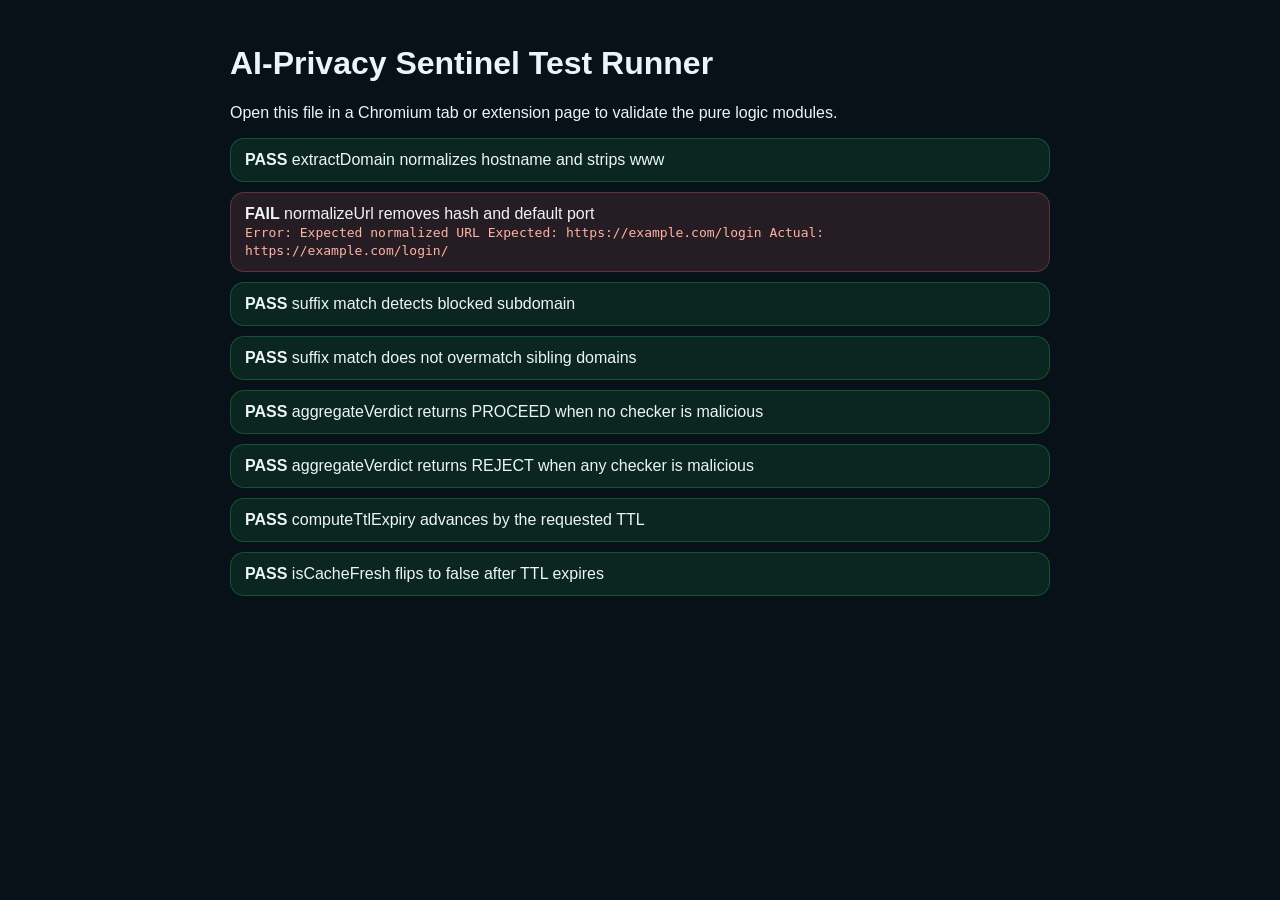
<file: KonfData/tests/index.html>
<!doctype html>
<html lang="en">
  <head>
    <meta charset="utf-8" />
    <title>AI-Privacy Sentinel Tests</title>
    <style>
      body { font-family: "IBM Plex Sans", "Segoe UI", sans-serif; margin: 0; padding: 24px; background: #081118; color: #edf4f7; }
      .shell { max-width: 820px; margin: 0 auto; }
      .case { padding: 12px 14px; border-radius: 14px; margin-bottom: 10px; }
      .pass { background: rgba(34, 197, 94, 0.12); border: 1px solid rgba(34, 197, 94, 0.28); }
      .fail { background: rgba(248, 113, 113, 0.12); border: 1px solid rgba(248, 113, 113, 0.28); }
      code { color: #ffb4a2; }
    </style>
  </head>
  <body>
    <main class="shell">
      <h1>AI-Privacy Sentinel Test Runner</h1>
      <p>Open this file in a Chromium tab or extension page to validate the pure logic modules.</p>
      <div id="results"></div>
    </main>
    <script type="module">
      import { runTests } from "./test-utils.js";
      import { domainTests } from "./domain.test.js";
      import { matcherTests } from "./matchers.test.js";
      import { aggregateTests } from "./aggregate.test.js";
      import { cacheTests } from "./cache.test.js";

      const results = await runTests([...domainTests, ...matcherTests, ...aggregateTests, ...cacheTests]);
      const root = document.getElementById("results");
      root.innerHTML = results
        .map((item) => `<div class="case ${item.ok ? "pass" : "fail"}"><strong>${item.ok ? "PASS" : "FAIL"}</strong> ${item.name}${item.error ? `<div><code>${item.error}</code></div>` : ""}</div>`)
        .join("");
    </script>
  </body>
</html>
</file>
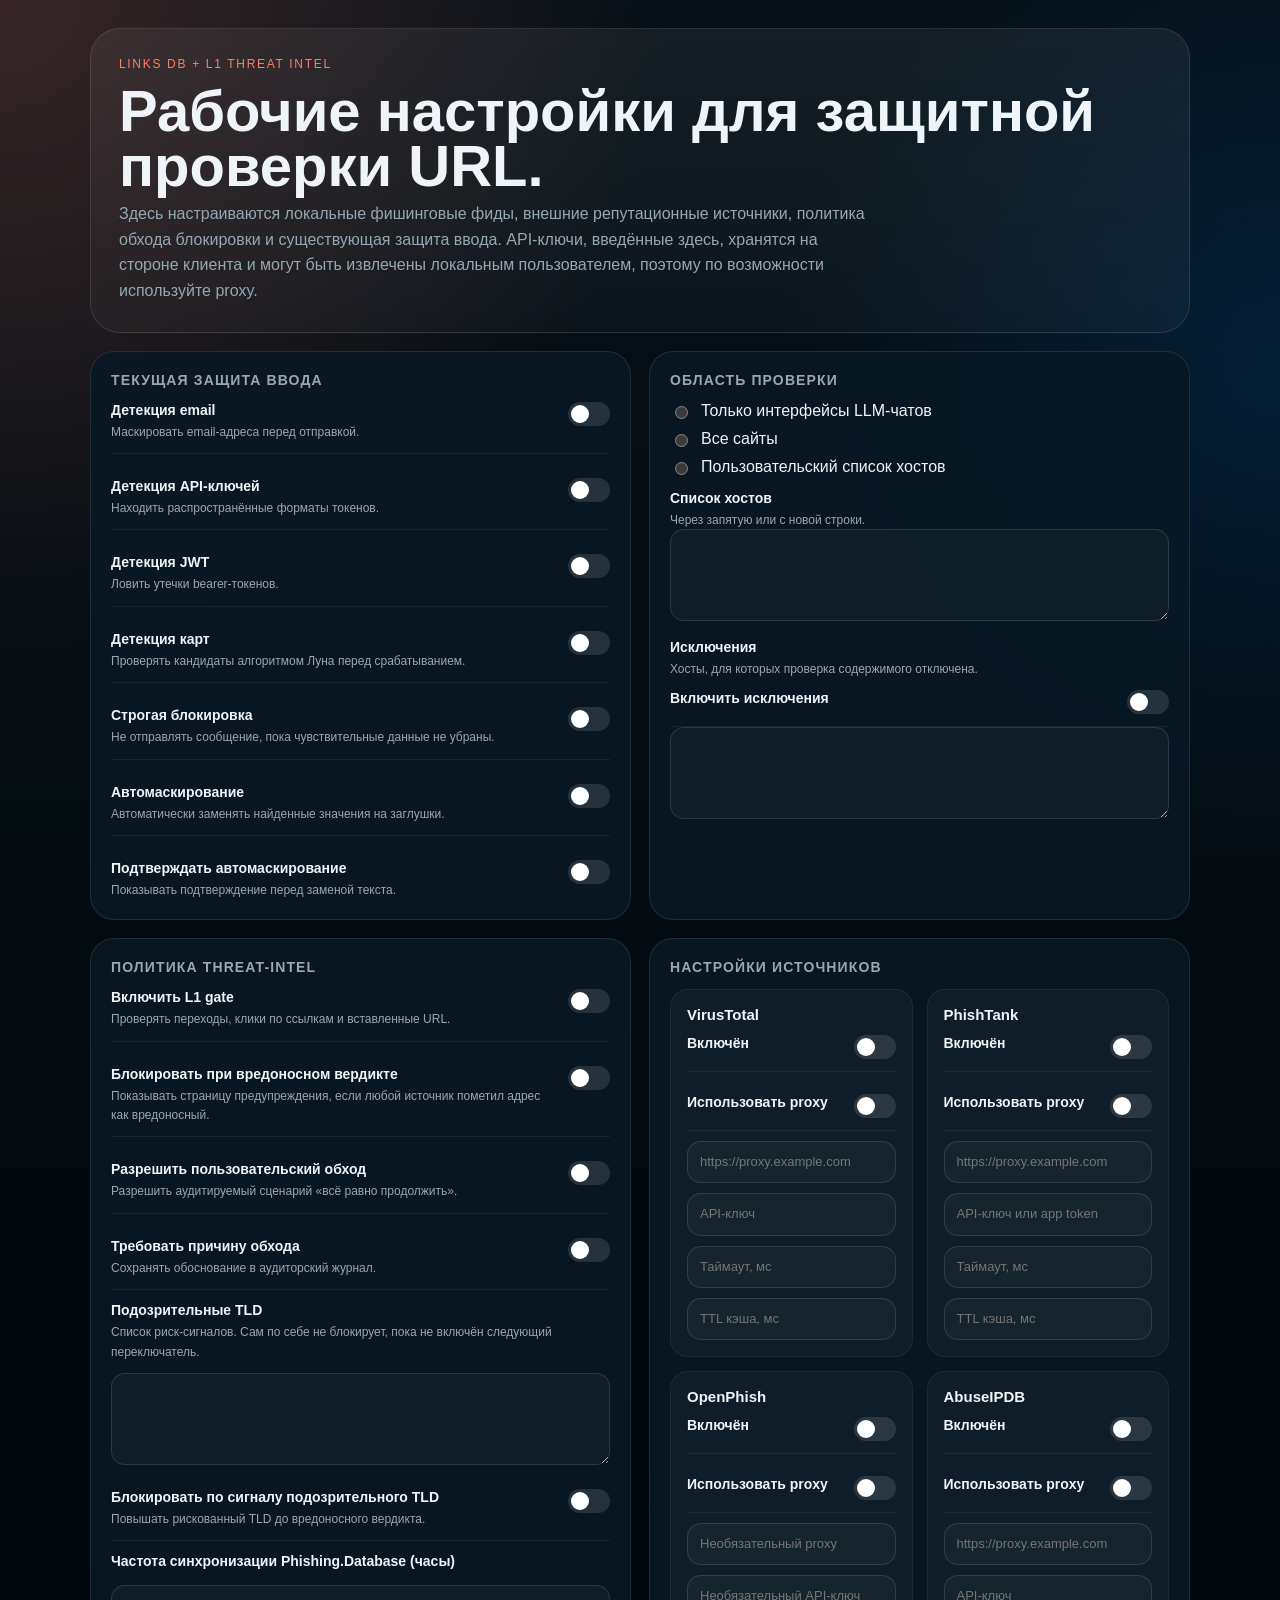
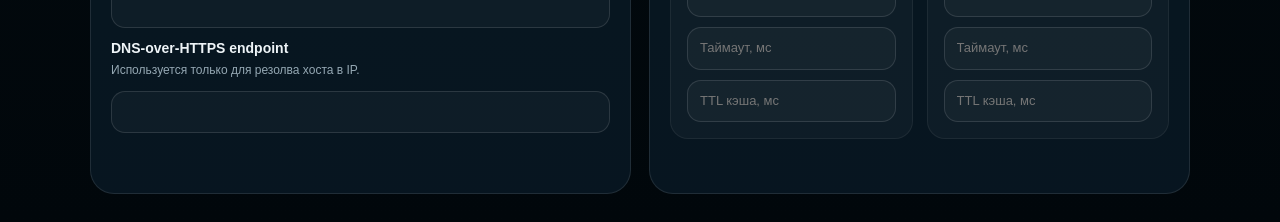
<file: KonfData/options.html>
<!doctype html>
<html lang="ru">
  <head>
    <meta charset="utf-8" />
    <meta name="viewport" content="width=device-width, initial-scale=1" />
    <title>AI-Privacy Sentinel | Настройки</title>
    <style>
      :root {
        color-scheme: dark;
        --bg: #061017;
        --panel: rgba(9, 25, 36, 0.88);
        --line: rgba(255,255,255,0.1);
        --text: #eef4f7;
        --muted: #95a8b3;
        --accent: #ff7e66;
      }
      * { box-sizing: border-box; }
      body {
        margin: 0;
        min-height: 100vh;
        font-family: "IBM Plex Sans", "Segoe UI", sans-serif;
        color: var(--text);
        background:
          radial-gradient(circle at top left, rgba(255, 126, 102, 0.2), transparent 30%),
          radial-gradient(circle at right 20%, rgba(0, 133, 255, 0.14), transparent 26%),
          linear-gradient(180deg, #061017 0%, #01070b 100%);
        padding: 28px;
      }
      .shell { width: min(1100px, 100%); margin: 0 auto; }
      .hero {
        padding: 28px;
        border-radius: 30px;
        background: linear-gradient(180deg, rgba(255,255,255,0.06), rgba(255,255,255,0.03));
        border: 1px solid var(--line);
        margin-bottom: 18px;
      }
      .kicker { font-size: 12px; letter-spacing: 0.14em; text-transform: uppercase; color: var(--accent); }
      h1 { margin: 12px 0 8px; font-size: clamp(34px, 6vw, 58px); line-height: 0.95; }
      .hero p { max-width: 760px; color: var(--muted); font-size: 16px; line-height: 1.6; margin: 0; }
      .grid { display: grid; grid-template-columns: repeat(2, minmax(0, 1fr)); gap: 18px; }
      .panel {
        padding: 20px;
        border-radius: 24px;
        background: var(--panel);
        border: 1px solid var(--line);
      }
      .panel.full { grid-column: 1 / -1; }
      .panel h2 { margin: 0 0 14px; font-size: 14px; letter-spacing: 0.08em; text-transform: uppercase; color: var(--muted); }
      .field-grid { display: grid; gap: 12px; }
      .row { display: grid; grid-template-columns: 1fr auto; gap: 14px; align-items: start; padding: 12px 0; border-bottom: 1px solid rgba(255,255,255,0.06); }
      .row:last-child { border-bottom: 0; padding-bottom: 0; }
      .row:first-child { padding-top: 0; }
      .meta strong { display: block; margin-bottom: 4px; font-size: 14px; }
      .meta span { color: var(--muted); font-size: 12px; line-height: 1.45; }
      input[type="text"], input[type="password"], input[type="number"], textarea {
        width: 100%;
        border-radius: 14px;
        border: 1px solid rgba(255,255,255,0.12);
        background: rgba(255,255,255,0.03);
        color: var(--text);
        padding: 11px 12px;
        font: 500 13px/1.4 "IBM Plex Sans", "Segoe UI", sans-serif;
      }
      textarea { min-height: 92px; resize: vertical; }
      .switch { width: 42px; height: 24px; position: relative; display: inline-block; }
      .switch input { opacity: 0; width: 0; height: 0; }
      .slider { position: absolute; inset: 0; border-radius: 999px; background: rgba(255,255,255,0.12); cursor: pointer; }
      .slider::before { content: ""; position: absolute; width: 18px; height: 18px; top: 3px; left: 3px; border-radius: 50%; background: #fff; transition: transform 160ms ease; }
      .switch input:checked + .slider { background: rgba(255, 126, 102, 0.7); }
      .switch input:checked + .slider::before { transform: translateX(18px); }
      .radio-group { display: grid; gap: 10px; }
      .radio { display: flex; gap: 10px; align-items: center; }
      .provider-grid { display: grid; grid-template-columns: repeat(2, minmax(0, 1fr)); gap: 14px; }
      .provider-card { padding: 16px; border-radius: 18px; background: rgba(255,255,255,0.03); border: 1px solid rgba(255,255,255,0.06); }
      .provider-card h3 { margin: 0 0 12px; font-size: 15px; }
      .mini-grid { display: grid; gap: 10px; }
      .status { margin-top: 14px; color: var(--accent); font-size: 13px; min-height: 20px; }
      @media (max-width: 900px) {
        .grid, .provider-grid { grid-template-columns: 1fr; }
      }
    </style>
  </head>
  <body>
    <main class="shell">
      <section class="hero">
        <div class="kicker">Links DB + L1 Threat Intel</div>
        <h1>Рабочие настройки для защитной проверки URL.</h1>
        <p>Здесь настраиваются локальные фишинговые фиды, внешние репутационные источники, политика обхода блокировки и существующая защита ввода. API-ключи, введённые здесь, хранятся на стороне клиента и могут быть извлечены локальным пользователем, поэтому по возможности используйте proxy.</p>
      </section>

      <section class="grid">
        <section class="panel">
          <h2>Текущая защита ввода</h2>
          <div class="field-grid">
            <label class="row"><div class="meta"><strong>Детекция email</strong><span>Маскировать email-адреса перед отправкой.</span></div><span class="switch"><input id="scan-email" type="checkbox"><span class="slider"></span></span></label>
            <label class="row"><div class="meta"><strong>Детекция API-ключей</strong><span>Находить распространённые форматы токенов.</span></div><span class="switch"><input id="scan-apiKey" type="checkbox"><span class="slider"></span></span></label>
            <label class="row"><div class="meta"><strong>Детекция JWT</strong><span>Ловить утечки bearer-токенов.</span></div><span class="switch"><input id="scan-jwt" type="checkbox"><span class="slider"></span></span></label>
            <label class="row"><div class="meta"><strong>Детекция карт</strong><span>Проверять кандидаты алгоритмом Луна перед срабатыванием.</span></div><span class="switch"><input id="scan-card" type="checkbox"><span class="slider"></span></span></label>
            <label class="row"><div class="meta"><strong>Строгая блокировка</strong><span>Не отправлять сообщение, пока чувствительные данные не убраны.</span></div><span class="switch"><input id="mode-strict" type="checkbox"><span class="slider"></span></span></label>
            <label class="row"><div class="meta"><strong>Автомаскирование</strong><span>Автоматически заменять найденные значения на заглушки.</span></div><span class="switch"><input id="mode-autoMask" type="checkbox"><span class="slider"></span></span></label>
            <label class="row"><div class="meta"><strong>Подтверждать автомаскирование</strong><span>Показывать подтверждение перед заменой текста.</span></div><span class="switch"><input id="mode-autoMaskConfirm" type="checkbox"><span class="slider"></span></span></label>
          </div>
        </section>

        <section class="panel">
          <h2>Область проверки</h2>
          <div class="radio-group">
            <label class="radio"><input id="scope-llm" type="radio" name="scope-mode"> <span>Только интерфейсы LLM-чатов</span></label>
            <label class="radio"><input id="scope-global" type="radio" name="scope-mode"> <span>Все сайты</span></label>
            <label class="radio"><input id="scope-custom" type="radio" name="scope-mode"> <span>Пользовательский список хостов</span></label>
          </div>
          <div style="margin-top:14px;">
            <label class="meta"><strong>Список хостов</strong><span>Через запятую или с новой строки.</span></label>
            <textarea id="scope-custom-list"></textarea>
          </div>
          <div style="margin-top:14px;">
            <label class="meta"><strong>Исключения</strong><span>Хосты, для которых проверка содержимого отключена.</span></label>
            <label class="row" style="padding-top:12px;"><div class="meta"><strong>Включить исключения</strong></div><span class="switch"><input id="exc-enabled" type="checkbox"><span class="slider"></span></span></label>
            <textarea id="exc-hosts"></textarea>
          </div>
        </section>

        <section class="panel">
          <h2>Политика threat-intel</h2>
          <div class="field-grid">
            <label class="row"><div class="meta"><strong>Включить L1 gate</strong><span>Проверять переходы, клики по ссылкам и вставленные URL.</span></div><span class="switch"><input id="ti-enabled" type="checkbox"><span class="slider"></span></span></label>
            <label class="row"><div class="meta"><strong>Блокировать при вредоносном вердикте</strong><span>Показывать страницу предупреждения, если любой источник пометил адрес как вредоносный.</span></div><span class="switch"><input id="ti-blockOnMalicious" type="checkbox"><span class="slider"></span></span></label>
            <label class="row"><div class="meta"><strong>Разрешить пользовательский обход</strong><span>Разрешить аудитируемый сценарий «всё равно продолжить».</span></div><span class="switch"><input id="ti-allowOverride" type="checkbox"><span class="slider"></span></span></label>
            <label class="row"><div class="meta"><strong>Требовать причину обхода</strong><span>Сохранять обоснование в аудиторский журнал.</span></div><span class="switch"><input id="ti-overrideRequireReason" type="checkbox"><span class="slider"></span></span></label>
            <label class="meta"><strong>Подозрительные TLD</strong><span>Список риск-сигналов. Сам по себе не блокирует, пока не включён следующий переключатель.</span></label>
            <textarea id="ti-suspiciousTlds"></textarea>
            <label class="row"><div class="meta"><strong>Блокировать по сигналу подозрительного TLD</strong><span>Повышать рискованный TLD до вредоносного вердикта.</span></div><span class="switch"><input id="ti-suspiciousTldBlocks" type="checkbox"><span class="slider"></span></span></label>
            <label class="meta"><strong>Частота синхронизации Phishing.Database (часы)</strong></label>
            <input id="ti-phishingDatabaseSyncHours" type="number" min="1" step="1" />
            <label class="meta"><strong>DNS-over-HTTPS endpoint</strong><span>Используется только для резолва хоста в IP.</span></label>
            <input id="ti-dohResolverUrl" type="text" />
          </div>
        </section>

        <section class="panel">
          <h2>Настройки источников</h2>
          <div class="provider-grid">
            <section class="provider-card">
              <h3>VirusTotal</h3>
              <div class="mini-grid">
                <label class="row"><div class="meta"><strong>Включён</strong></div><span class="switch"><input id="virustotal-enabled" type="checkbox"><span class="slider"></span></span></label>
                <label class="row"><div class="meta"><strong>Использовать proxy</strong></div><span class="switch"><input id="virustotal-useProxy" type="checkbox"><span class="slider"></span></span></label>
                <input id="virustotal-proxyBaseUrl" type="text" placeholder="https://proxy.example.com" />
                <input id="virustotal-apiKey" type="password" placeholder="API-ключ" />
                <input id="virustotal-timeoutMs" type="number" min="1000" step="500" placeholder="Таймаут, мс" />
                <input id="virustotal-cacheTtlMs" type="number" min="60000" step="60000" placeholder="TTL кэша, мс" />
              </div>
            </section>
            <section class="provider-card">
              <h3>PhishTank</h3>
              <div class="mini-grid">
                <label class="row"><div class="meta"><strong>Включён</strong></div><span class="switch"><input id="phishtank-enabled" type="checkbox"><span class="slider"></span></span></label>
                <label class="row"><div class="meta"><strong>Использовать proxy</strong></div><span class="switch"><input id="phishtank-useProxy" type="checkbox"><span class="slider"></span></span></label>
                <input id="phishtank-proxyBaseUrl" type="text" placeholder="https://proxy.example.com" />
                <input id="phishtank-apiKey" type="password" placeholder="API-ключ или app token" />
                <input id="phishtank-timeoutMs" type="number" min="1000" step="500" placeholder="Таймаут, мс" />
                <input id="phishtank-cacheTtlMs" type="number" min="60000" step="60000" placeholder="TTL кэша, мс" />
              </div>
            </section>
            <section class="provider-card">
              <h3>OpenPhish</h3>
              <div class="mini-grid">
                <label class="row"><div class="meta"><strong>Включён</strong></div><span class="switch"><input id="openphish-enabled" type="checkbox"><span class="slider"></span></span></label>
                <label class="row"><div class="meta"><strong>Использовать proxy</strong></div><span class="switch"><input id="openphish-useProxy" type="checkbox"><span class="slider"></span></span></label>
                <input id="openphish-proxyBaseUrl" type="text" placeholder="Необязательный proxy" />
                <input id="openphish-apiKey" type="password" placeholder="Необязательный API-ключ" />
                <input id="openphish-timeoutMs" type="number" min="1000" step="500" placeholder="Таймаут, мс" />
                <input id="openphish-cacheTtlMs" type="number" min="60000" step="60000" placeholder="TTL кэша, мс" />
              </div>
            </section>
            <section class="provider-card">
              <h3>AbuseIPDB</h3>
              <div class="mini-grid">
                <label class="row"><div class="meta"><strong>Включён</strong></div><span class="switch"><input id="abuseipdb-enabled" type="checkbox"><span class="slider"></span></span></label>
                <label class="row"><div class="meta"><strong>Использовать proxy</strong></div><span class="switch"><input id="abuseipdb-useProxy" type="checkbox"><span class="slider"></span></span></label>
                <input id="abuseipdb-proxyBaseUrl" type="text" placeholder="https://proxy.example.com" />
                <input id="abuseipdb-apiKey" type="password" placeholder="API-ключ" />
                <input id="abuseipdb-timeoutMs" type="number" min="1000" step="500" placeholder="Таймаут, мс" />
                <input id="abuseipdb-cacheTtlMs" type="number" min="60000" step="60000" placeholder="TTL кэша, мс" />
              </div>
            </section>
          </div>
          <div id="status" class="status"></div>
        </section>
      </section>
    </main>
    <script src="options.js"></script>
  </body>
</html>
</file>
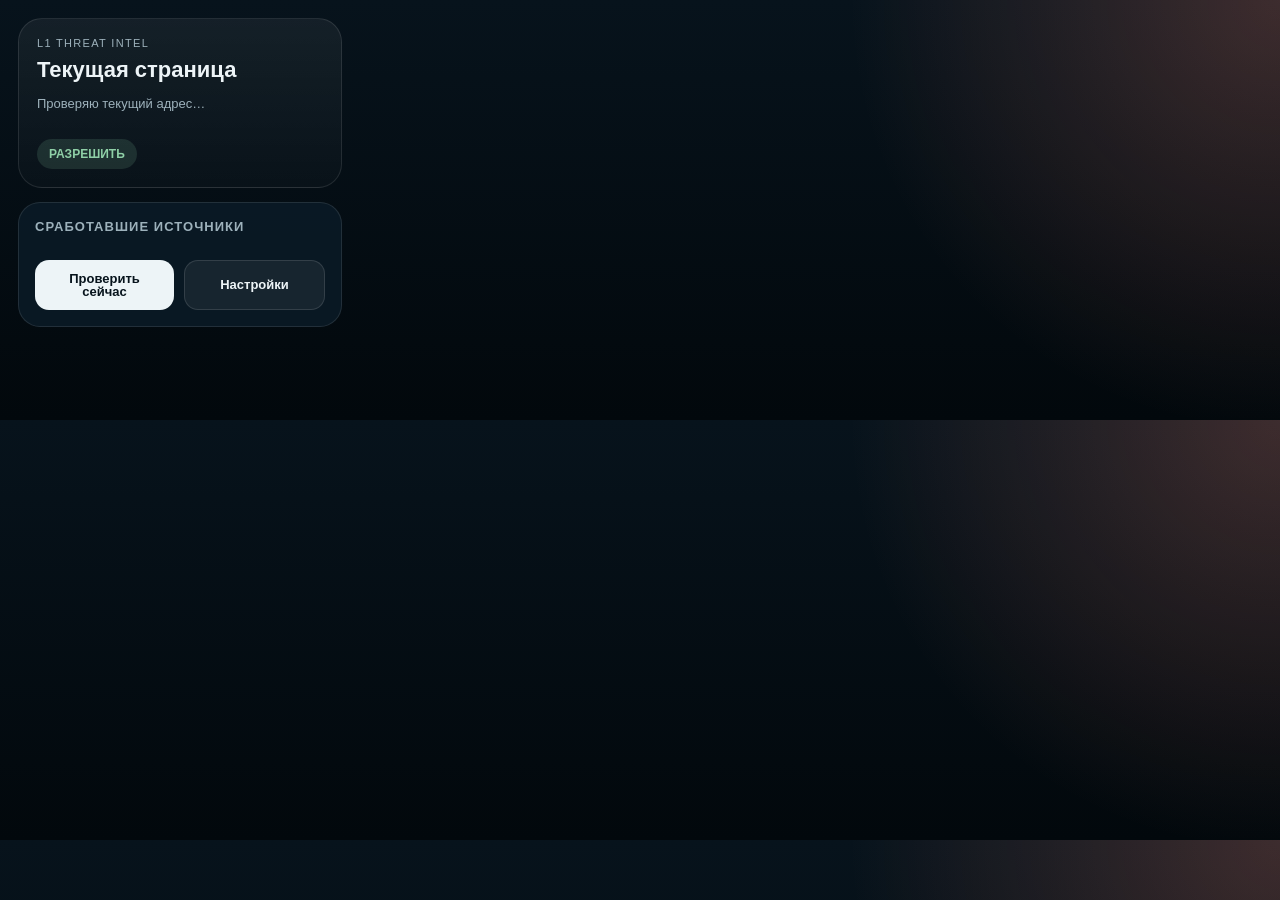
<file: KonfData/popup.html>
<!doctype html>
<html lang="ru">
  <head>
    <meta charset="utf-8" />
    <meta name="viewport" content="width=device-width, initial-scale=1" />
    <title>AI-Privacy Sentinel</title>
    <style>
      :root {
        color-scheme: dark;
        --bg: #07131c;
        --card: rgba(10, 26, 38, 0.9);
        --text: #edf4f7;
        --muted: #9db1bb;
        --line: rgba(255,255,255,0.1);
        --reject: #ff876f;
        --proceed: #8fd0a7;
      }
      * { box-sizing: border-box; }
      body {
        margin: 0;
        width: 360px;
        min-height: 420px;
        font-family: "IBM Plex Sans", "Segoe UI", sans-serif;
        color: var(--text);
        background:
          radial-gradient(circle at top right, rgba(255, 135, 111, 0.22), transparent 32%),
          linear-gradient(180deg, #07131c 0%, #02080c 100%);
      }
      .shell { padding: 18px; }
      .hero {
        padding: 18px;
        border-radius: 24px;
        background: linear-gradient(180deg, rgba(255,255,255,0.06), rgba(255,255,255,0.02));
        border: 1px solid var(--line);
      }
      .kicker { font-size: 11px; letter-spacing: 0.12em; text-transform: uppercase; color: var(--muted); }
      h1 { margin: 10px 0 6px; font-size: 22px; line-height: 1; }
      .muted { color: var(--muted); font-size: 13px; line-height: 1.5; }
      .pill {
        display: inline-flex;
        margin-top: 12px;
        padding: 8px 12px;
        border-radius: 999px;
        font-size: 12px;
        font-weight: 700;
      }
      .pill.reject { background: rgba(255, 135, 111, 0.14); color: var(--reject); }
      .pill.proceed { background: rgba(143, 208, 167, 0.14); color: var(--proceed); }
      .section {
        margin-top: 14px;
        padding: 16px;
        border-radius: 22px;
        background: var(--card);
        border: 1px solid var(--line);
      }
      .section h2 { margin: 0 0 12px; font-size: 13px; letter-spacing: 0.08em; text-transform: uppercase; color: var(--muted); }
      ul { list-style: none; padding: 0; margin: 0; display: grid; gap: 10px; }
      li { padding: 12px; border-radius: 16px; background: rgba(255,255,255,0.03); border: 1px solid rgba(255,255,255,0.06); }
      li strong { display: block; font-size: 13px; margin-bottom: 4px; }
      li span { color: var(--muted); font-size: 12px; line-height: 1.45; }
      .actions { display: flex; gap: 10px; margin-top: 14px; }
      button {
        flex: 1;
        border: 0;
        border-radius: 14px;
        padding: 12px 14px;
        font: 600 13px/1 "IBM Plex Sans", "Segoe UI", sans-serif;
        cursor: pointer;
      }
      .primary { background: #edf4f7; color: #07131c; }
      .secondary { background: rgba(255,255,255,0.06); color: var(--text); border: 1px solid rgba(255,255,255,0.12); }
    </style>
  </head>
  <body>
    <main class="shell">
      <section class="hero">
        <div class="kicker">L1 Threat Intel</div>
        <h1 id="hostname">Текущая страница</h1>
        <p class="muted" id="summary">Проверяю текущий адрес…</p>
        <div id="verdict" class="pill proceed">РАЗРЕШИТЬ</div>
      </section>

      <section class="section">
        <h2>Сработавшие источники</h2>
        <ul id="flagged-list"></ul>
        <div class="actions">
          <button id="scan-now" class="primary">Проверить сейчас</button>
          <button id="open-options" class="secondary">Настройки</button>
        </div>
      </section>
    </main>
    <script src="popup.js"></script>
  </body>
</html>
</file>
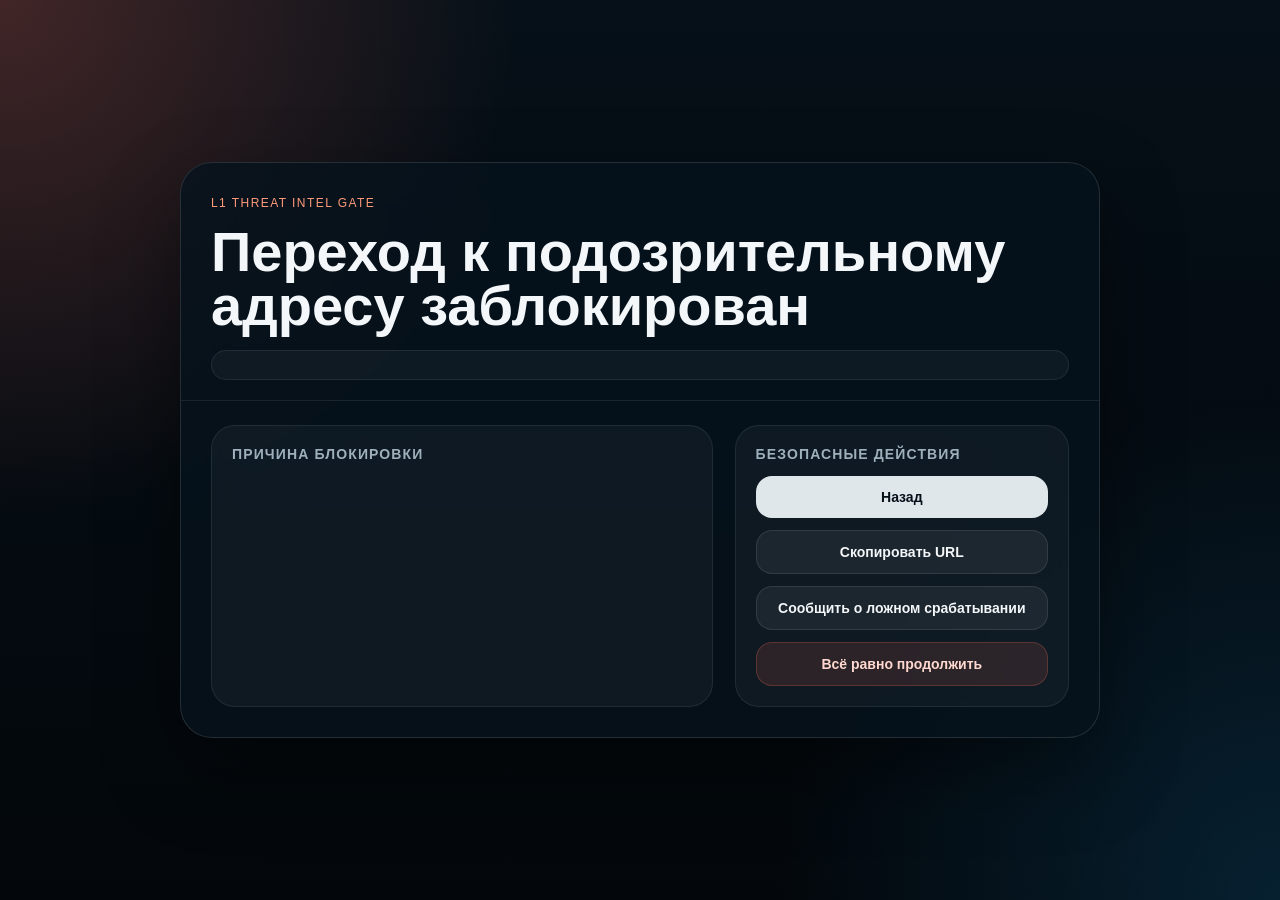
<file: KonfData/warning.html>
<!doctype html>
<html lang="ru">
  <head>
    <meta charset="utf-8" />
    <meta name="viewport" content="width=device-width, initial-scale=1" />
    <title>AI-Privacy Sentinel | Адрес заблокирован</title>
    <style>
      :root {
        color-scheme: dark;
        --bg: #081118;
        --panel: rgba(7, 19, 29, 0.82);
        --panel-border: rgba(255, 255, 255, 0.12);
        --text: #f4f7f9;
        --muted: #9db0bb;
        --danger: #ff6b57;
        --danger-strong: #ff9a7a;
        --safe: #dfe7eb;
      }

      * { box-sizing: border-box; }
      body {
        margin: 0;
        min-height: 100vh;
        font-family: "IBM Plex Sans", "Segoe UI", sans-serif;
        color: var(--text);
        background:
          radial-gradient(circle at top left, rgba(255, 107, 87, 0.24), transparent 33%),
          radial-gradient(circle at bottom right, rgba(12, 74, 110, 0.38), transparent 32%),
          linear-gradient(180deg, #061018 0%, #03070b 100%);
        display: grid;
        place-items: center;
        padding: 28px;
      }

      .shell {
        width: min(920px, 100%);
        border-radius: 32px;
        border: 1px solid var(--panel-border);
        background: var(--panel);
        backdrop-filter: blur(28px);
        box-shadow: 0 32px 80px rgba(0, 0, 0, 0.42);
        overflow: hidden;
      }

      .hero {
        padding: 30px 30px 20px;
        border-bottom: 1px solid rgba(255, 255, 255, 0.08);
      }

      .kicker {
        display: inline-flex;
        align-items: center;
        gap: 8px;
        font-size: 12px;
        letter-spacing: 0.12em;
        text-transform: uppercase;
        color: var(--danger-strong);
      }

      h1 {
        margin: 14px 0 10px;
        font-size: clamp(34px, 5vw, 56px);
        line-height: 0.95;
      }

      .summary {
        max-width: 720px;
        font-size: 16px;
        line-height: 1.6;
        color: var(--muted);
      }

      .url-block {
        margin-top: 18px;
        padding: 14px 16px;
        border-radius: 18px;
        background: rgba(255, 255, 255, 0.04);
        border: 1px solid rgba(255, 255, 255, 0.08);
        font-family: ui-monospace, SFMono-Regular, monospace;
        color: #ffe8e2;
        overflow-wrap: anywhere;
      }

      .grid {
        display: grid;
        grid-template-columns: 1.2fr 0.8fr;
        gap: 22px;
        padding: 24px 30px 30px;
      }

      .panel {
        padding: 20px;
        border-radius: 24px;
        background: rgba(255, 255, 255, 0.04);
        border: 1px solid rgba(255, 255, 255, 0.08);
      }

      .panel h2 {
        margin: 0 0 14px;
        font-size: 14px;
        letter-spacing: 0.08em;
        text-transform: uppercase;
        color: var(--muted);
      }

      .detail-card {
        padding: 14px;
        border-radius: 18px;
        background: rgba(255, 255, 255, 0.03);
        border: 1px solid rgba(255, 255, 255, 0.06);
      }

      .detail-card + .detail-card {
        margin-top: 12px;
      }

      .detail-head {
        display: flex;
        justify-content: space-between;
        gap: 12px;
        margin-bottom: 8px;
      }

      .detail-card p {
        margin: 0;
        color: var(--muted);
        line-height: 1.55;
      }

      .actions {
        display: grid;
        gap: 12px;
      }

      button {
        width: 100%;
        border: 0;
        border-radius: 16px;
        padding: 14px 16px;
        cursor: pointer;
        font: 600 14px/1 "IBM Plex Sans", "Segoe UI", sans-serif;
      }

      .primary { background: var(--safe); color: #061018; }
      .secondary { background: rgba(255,255,255,0.06); color: var(--text); border: 1px solid rgba(255,255,255,0.1); }
      .danger { background: rgba(255,107,87,0.12); color: #ffd9cf; border: 1px solid rgba(255,107,87,0.24); }

      textarea {
        width: 100%;
        min-height: 110px;
        border-radius: 16px;
        border: 1px solid rgba(255,255,255,0.12);
        background: rgba(255,255,255,0.04);
        color: var(--text);
        padding: 12px 14px;
        resize: vertical;
        font: 500 14px/1.5 "IBM Plex Sans", "Segoe UI", sans-serif;
      }

      @media (max-width: 760px) {
        .grid { grid-template-columns: 1fr; }
        .hero, .grid { padding-left: 20px; padding-right: 20px; }
      }
    </style>
  </head>
  <body>
    <main class="shell">
      <section class="hero">
        <div class="kicker">L1 Threat Intel Gate</div>
        <h1 id="risk-title">Переход к подозрительному адресу заблокирован</h1>
        <p id="risk-summary" class="summary"></p>
        <div id="blocked-url" class="url-block"></div>
      </section>

      <section class="grid">
        <section class="panel">
          <h2>Причина блокировки</h2>
          <div id="details"></div>
        </section>

        <aside class="panel">
          <h2>Безопасные действия</h2>
          <div class="actions">
            <button id="go-back" class="primary">Назад</button>
            <button id="copy-url" class="secondary">Скопировать URL</button>
            <button id="report-fp" class="secondary">Сообщить о ложном срабатывании</button>
            <button id="continue-anyway" class="danger">Всё равно продолжить</button>
          </div>
          <div id="confirm-wrap" hidden style="margin-top:16px;">
            <h2>Подтверждение обхода</h2>
            <textarea id="override-reason" placeholder="Требуется для аудита. Например: внутренняя проверка ИБ."></textarea>
            <div style="margin-top:12px;">
              <button id="confirm-continue" class="danger">Подтвердить и продолжить</button>
            </div>
          </div>
        </aside>
      </section>
    </main>
    <script type="module" src="src/ui/warning.js"></script>
  </body>
</html>
</file>
